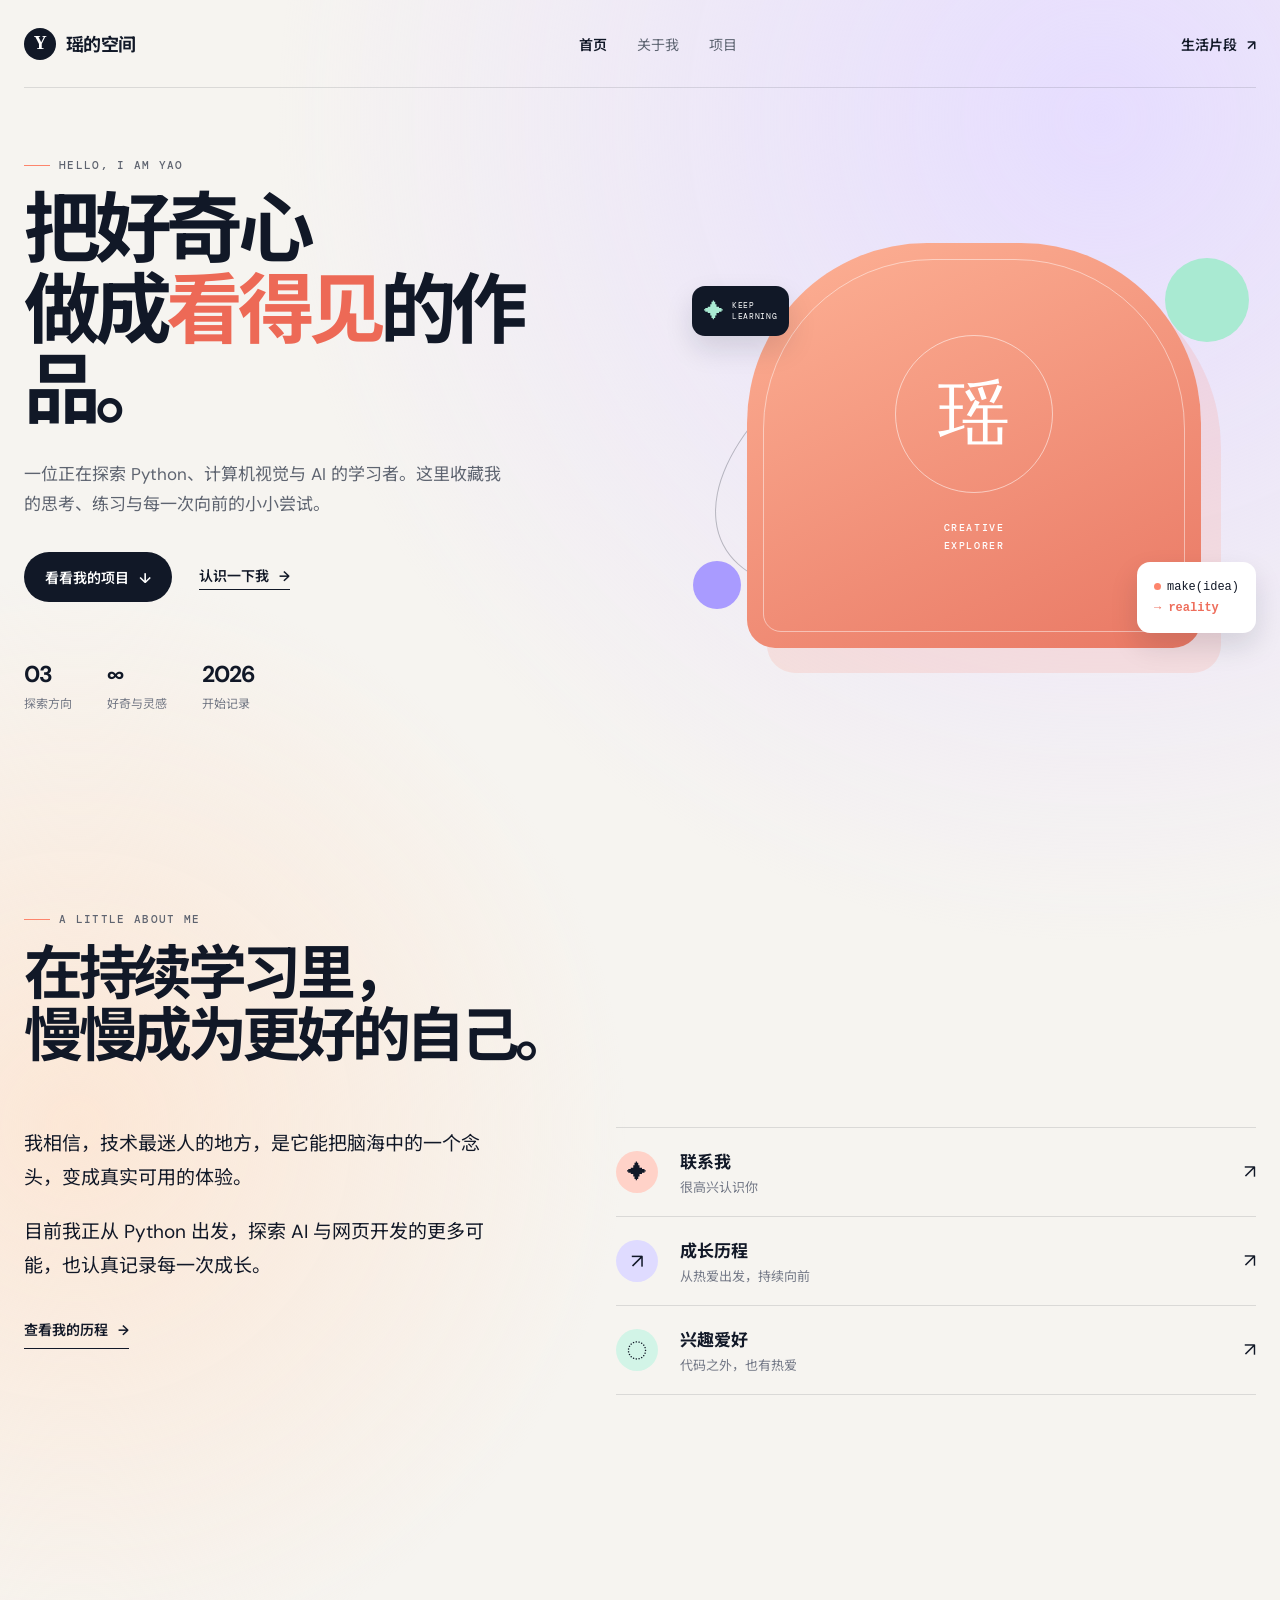
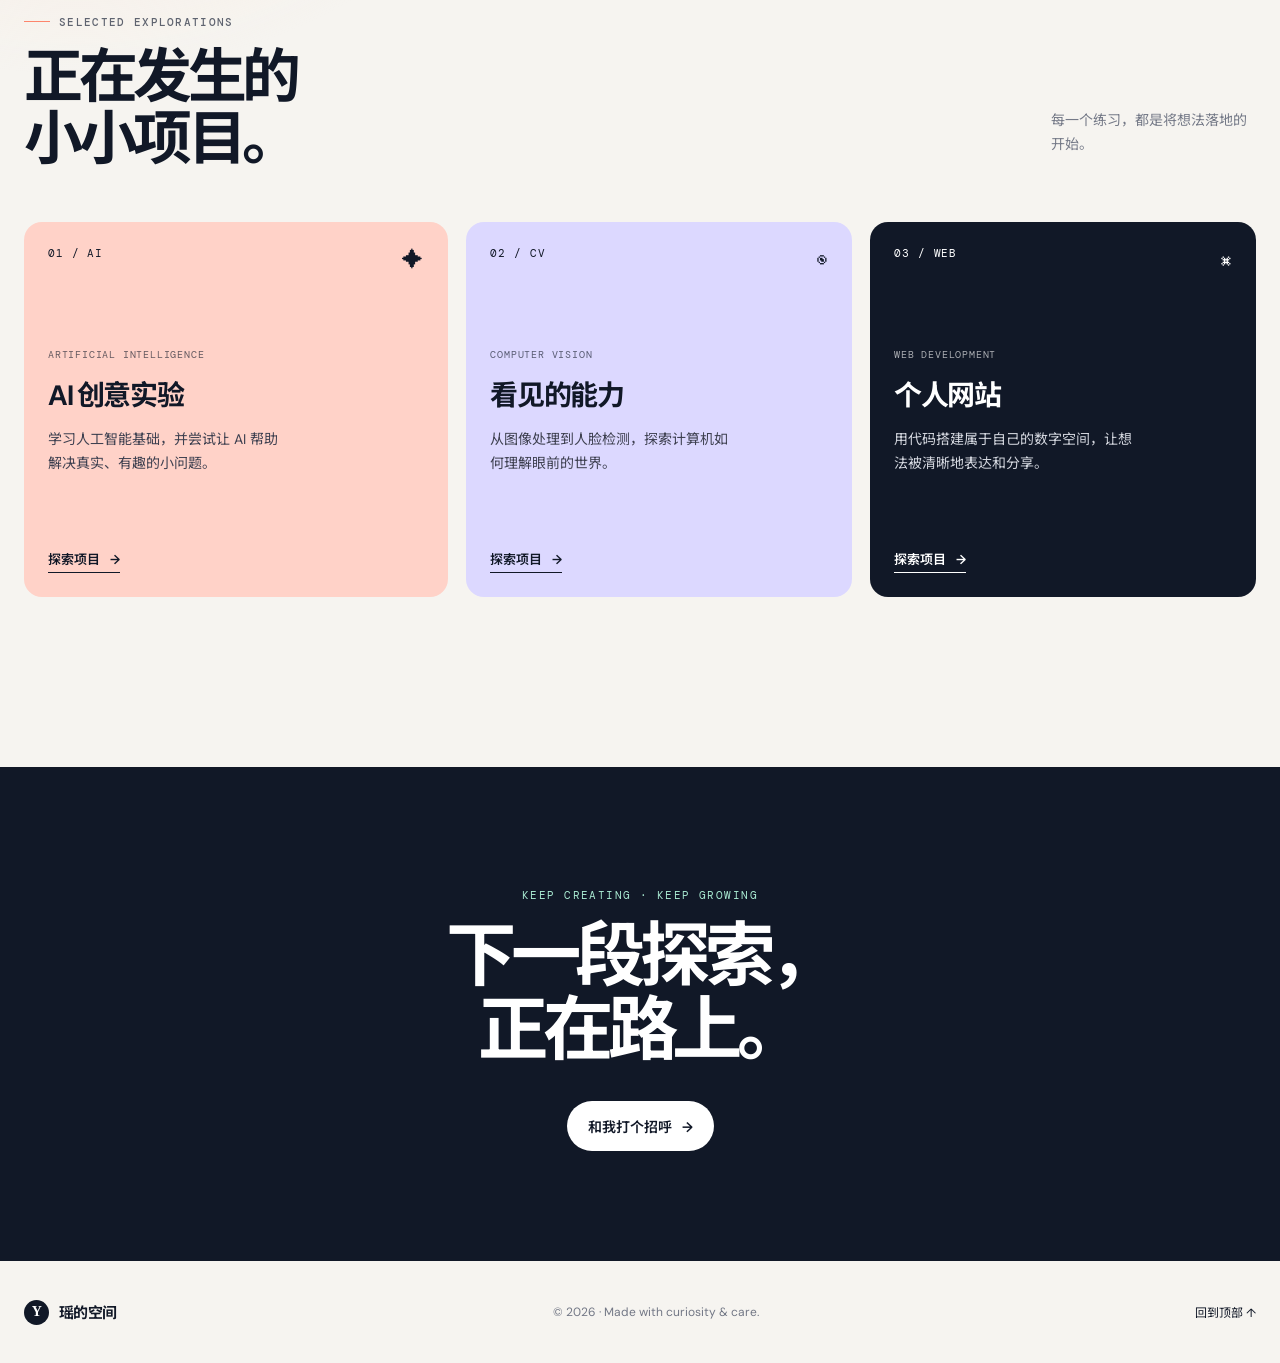
<file: index.html>
<!doctype html>
<html lang="zh-CN">
  <head>
    <meta charset="UTF-8">
    <meta name="viewport" content="width=device-width, initial-scale=1.0">
    <meta name="theme-color" content="#0b1020">
    <title>瑶 · 个人空间</title>
    <link rel="stylesheet" href="style.css">
  </head>
  <body>
    <div class="site-shell">
      <nav class="nav" aria-label="主导航">
        <a class="brand" href="#home"><span class="brand-mark">Y</span><span>瑶的空间</span></a>
        <div class="nav-links">
          <a class="active" href="#home">首页</a>
          <a href="#about">关于我</a>
          <a href="#projects">项目</a>
        </div>
        <a class="nav-cta" href="moment.html">生活片段 <span>↗</span></a>
      </nav>

      <main>
        <section class="hero" id="home">
          <div class="hero-copy reveal">
            <p class="eyebrow"><span></span> HELLO, I AM YAO</p>
            <h1>把好奇心<br>做成<span>看得见</span>的作品。</h1>
            <p class="hero-description">一位正在探索 Python、计算机视觉与 AI 的学习者。这里收藏我的思考、练习与每一次向前的小小尝试。</p>
            <div class="hero-actions">
              <a class="button primary" href="#projects">看看我的项目 <span>↓</span></a>
              <a class="text-link" href="#about">认识一下我 <span>→</span></a>
            </div>
            <div class="hero-stats" aria-label="个人数据">
              <div><strong>03</strong><span>探索方向</span></div>
              <div><strong>∞</strong><span>好奇与灵感</span></div>
              <div><strong>2026</strong><span>开始记录</span></div>
            </div>
          </div>
          <div class="hero-art reveal" aria-hidden="true">
            <div class="orbit orbit-one"></div><div class="orbit orbit-two"></div>
            <div class="glow glow-one"></div><div class="glow glow-two"></div>
            <div class="portrait-card"><div class="portrait-initial">瑶</div><p>CREATIVE<br>EXPLORER</p></div>
            <div class="floating-card card-code"><span class="card-dot"></span><code>make(idea)<br><b>→ reality</b></code></div>
            <div class="floating-card card-spark">✦<small>KEEP<br>LEARNING</small></div>
          </div>
        </section>

        <section class="section about" id="about">
          <div class="section-heading reveal"><p class="eyebrow"><span></span> A LITTLE ABOUT ME</p><h2>在持续学习里，<br>慢慢成为更好的自己。</h2></div>
          <div class="about-grid">
            <article class="intro-card reveal"><p>我相信，技术最迷人的地方，是它能把脑海中的一个念头，变成真实可用的体验。</p><p>目前我正从 Python 出发，探索 AI 与网页开发的更多可能，也认真记录每一次成长。</p><a class="text-link" href="journey.html">查看我的历程 <span>→</span></a></article>
            <div class="feature-list">
              <a class="feature reveal" href="contact.html"><span class="feature-icon coral">✦</span><span><strong>联系我</strong><small>很高兴认识你</small></span><b>↗</b></a>
              <a class="feature reveal" href="journey.html"><span class="feature-icon lavender">↗</span><span><strong>成长历程</strong><small>从热爱出发，持续向前</small></span><b>↗</b></a>
              <a class="feature reveal" href="hobbies.html"><span class="feature-icon mint">◌</span><span><strong>兴趣爱好</strong><small>代码之外，也有热爱</small></span><b>↗</b></a>
            </div>
          </div>
        </section>

        <section class="section projects" id="projects">
          <div class="section-heading project-heading reveal"><div><p class="eyebrow"><span></span> SELECTED EXPLORATIONS</p><h2>正在发生的<br>小小项目。</h2></div><p>每一个练习，都是将想法落地的开始。</p></div>
          <div class="project-grid">
            <article class="project-card featured reveal"><div class="project-top"><span>01 / AI</span><span>✦</span></div><div><p class="project-label">ARTIFICIAL INTELLIGENCE</p><h3>AI 创意实验</h3><p>学习人工智能基础，并尝试让 AI 帮助解决真实、有趣的小问题。</p></div><a href="hobbies.html" aria-label="了解 AI 创意实验">探索项目 <span>→</span></a></article>
            <article class="project-card violet reveal"><div class="project-top"><span>02 / CV</span><span>◉</span></div><div><p class="project-label">COMPUTER VISION</p><h3>看见的能力</h3><p>从图像处理到人脸检测，探索计算机如何理解眼前的世界。</p></div><a href="hobbies.html" aria-label="了解计算机视觉">探索项目 <span>→</span></a></article>
            <article class="project-card dark reveal"><div class="project-top"><span>03 / WEB</span><span>⌘</span></div><div><p class="project-label">WEB DEVELOPMENT</p><h3>个人网站</h3><p>用代码搭建属于自己的数字空间，让想法被清晰地表达和分享。</p></div><a href="moment.html" aria-label="查看生活片段">探索项目 <span>→</span></a></article>
          </div>
        </section>
        <section class="closing reveal"><p>KEEP CREATING · KEEP GROWING</p><h2>下一段探索，<br>正在路上。</h2><a class="button light" href="contact.html">和我打个招呼 <span>→</span></a></section>
      </main>
      <footer><a class="brand" href="#home"><span class="brand-mark">Y</span><span>瑶的空间</span></a><p>© 2026 · Made with curiosity &amp; care.</p><a href="#home">回到顶部 ↑</a></footer>
    </div>
    <script src="script.js"></script>
  </body>
</html>
</file>
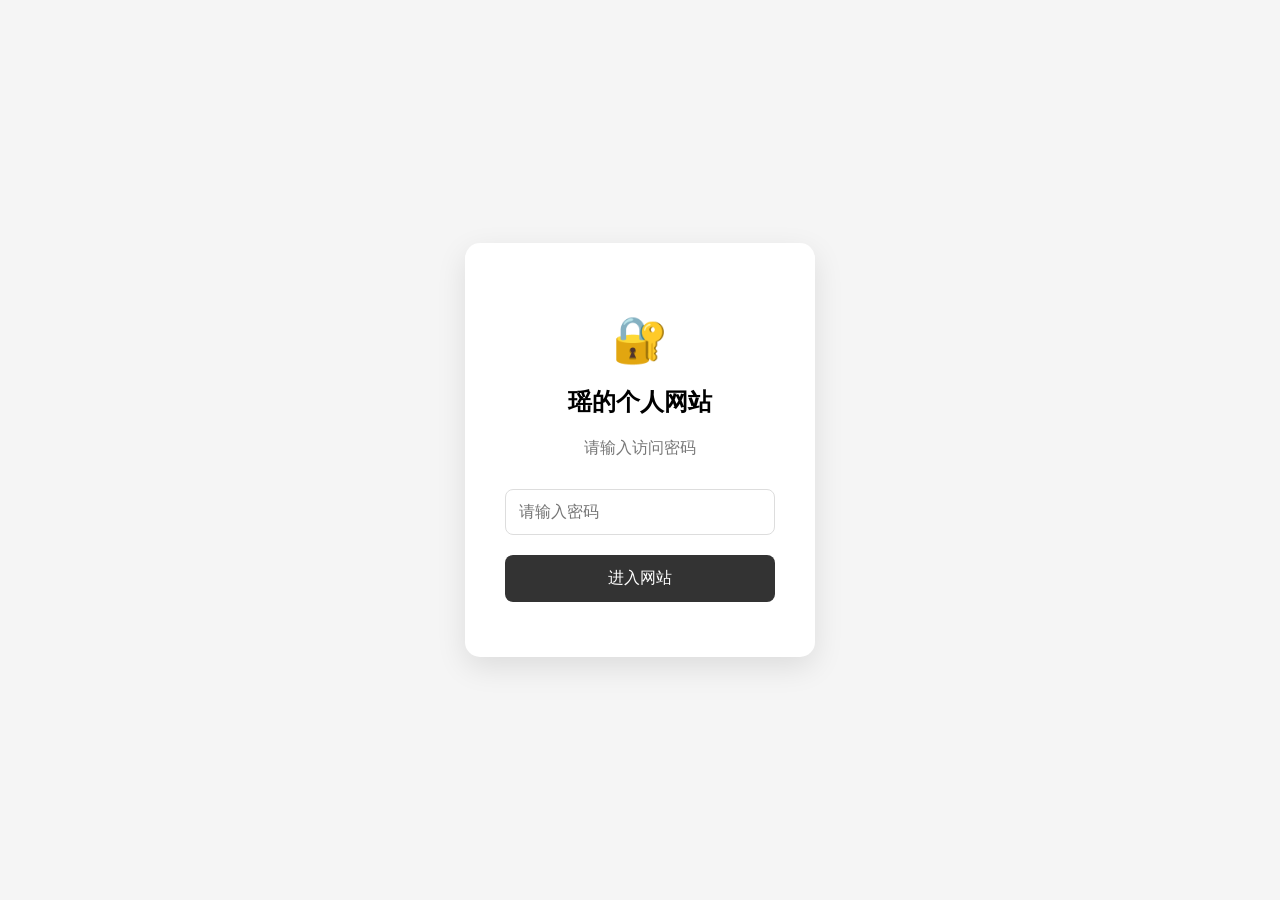
<file: contact.html>
<!DOCTYPE html>
<html lang="zh-CN">

<head>

    <meta charset="UTF-8">

    <meta
        name="viewport"
        content="width=device-width, initial-scale=1.0"
    >

    <title>联系方式 - 瑶</title>

    <script>

        if (
            sessionStorage.getItem("loggedIn")
            !== "true"
        ) {

            window.location.href =
                "./login.html";

        }

    </script>

    <link
        rel="stylesheet"
        href="style.css"
    >

</head>


<body>


    <nav>

        <div class="logo">
            瑶的个人网站
        </div>

        <div class="nav-links">

            <a href=" ">
                首页
            </a >

            <a href="index.html#about">
                关于我
            </a >

            <a href="index.html#projects">
                我的项目
            </a >

        </div>

    </nav>


    <main class="sub-page">

        <h1>📞 联系方式</h1>

        <h2>邮箱</h2>

        <p>
            你的邮箱@example.com
        </p >


        <h2>GitHub</h2>

        <p>
            HUGH-ALI
        </p >


        <h2>其他联系方式</h2>

        <p>
            这里以后可以添加你的其他联系方式。
        </p >


        <a
            href="index.html"
            class="back-home"
        >
            ← 返回首页
        </a >

    </main>


    <footer>

        <p>
            © 2026 瑶的个人网站
        </p >

    </footer>


</body>

</html>
</file>
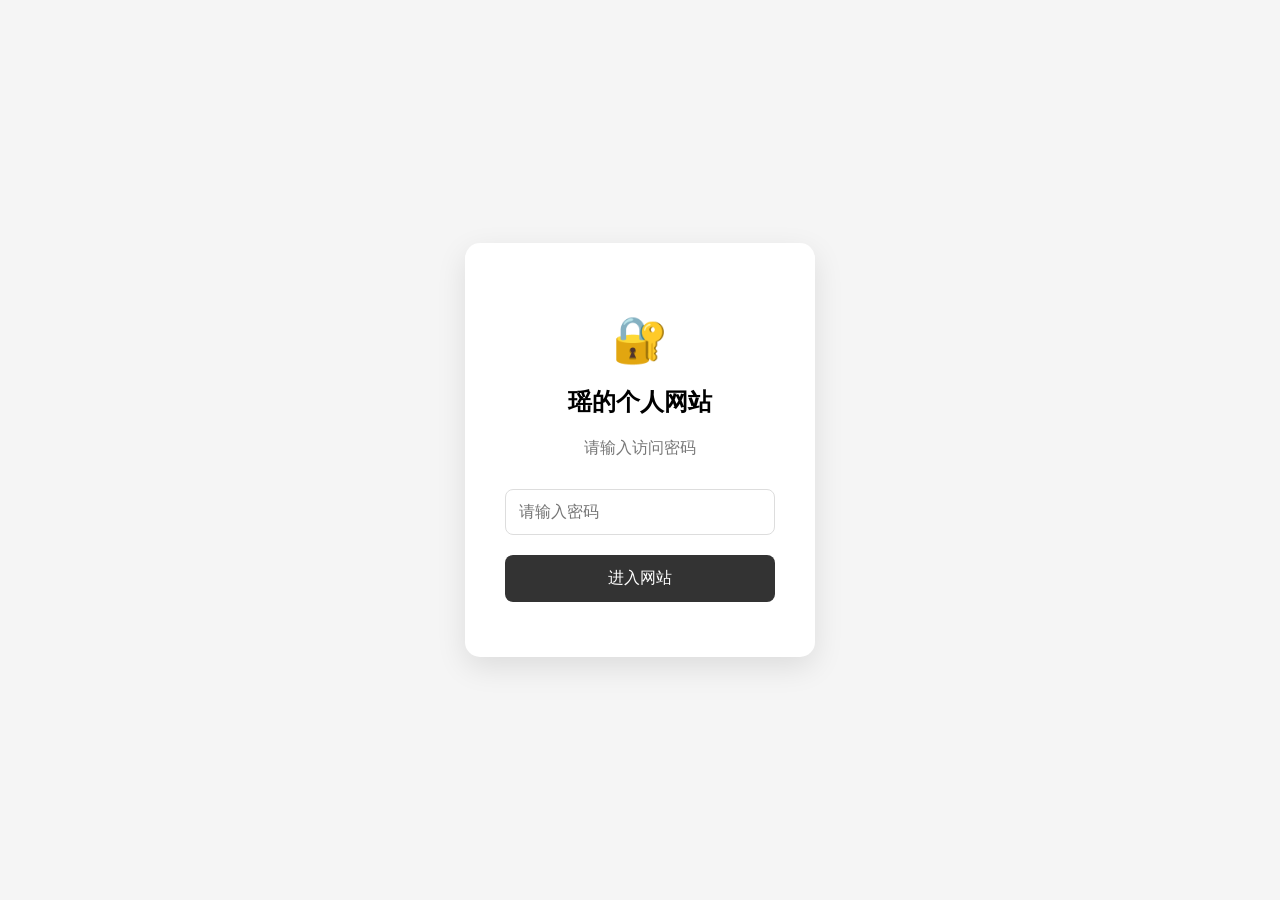
<file: hobbies.html>
<!DOCTYPE html>
<html lang="zh-CN">

<head>

    <meta charset="UTF-8">

    <meta
        name="viewport"
        content="width=device-width, initial-scale=1.0"
    >

    <title>兴趣爱好 - 瑶</title>


    <script>

        if (
            sessionStorage.getItem("loggedIn")
            !== "true"
        ) {

            window.location.href =
                "./login.html";

        }

    </script>


    <link
        rel="stylesheet"
        href="style.css"
    >

</head>


<body>


    <nav>

        <div class="logo">
            瑶的个人网站
        </div>


        <div class="nav-links">

            <a href=" ">
                首页
            </a >

            <a href="index.html#about">
                关于我
            </a >

            <a href="index.html#projects">
                我的项目
            </a >

        </div>

    </nav>


    <main class="sub-page">

        <h1>🎮 兴趣爱好</h1>


        <h2>
            🤖 人工智能
        </h2>

        <p>
            喜欢研究人工智能，
            尝试了解 AI 的原理和实际应用。
        </p >


        <h2>
            💻 Python 编程
        </h2>

        <p>
            喜欢通过 Python
            做一些实际的小项目。
        </p >


        <h2>
            👁️ OpenCV
        </h2>

        <p>
            对计算机视觉、
            人脸识别和图像处理比较感兴趣。
        </p >


        <h2>
            🌐 网页开发
        </h2>

        <p>
            正在学习如何从零创建、
            发布和维护自己的个人网站。
        </p >


        <a
            href="index.html"
            class="back-home"
        >
            ← 返回首页
        </a >

    </main>


    <footer>

        <p>
            © 2026 瑶的个人网站
        </p >

    </footer>


</body>

</html>
</file>
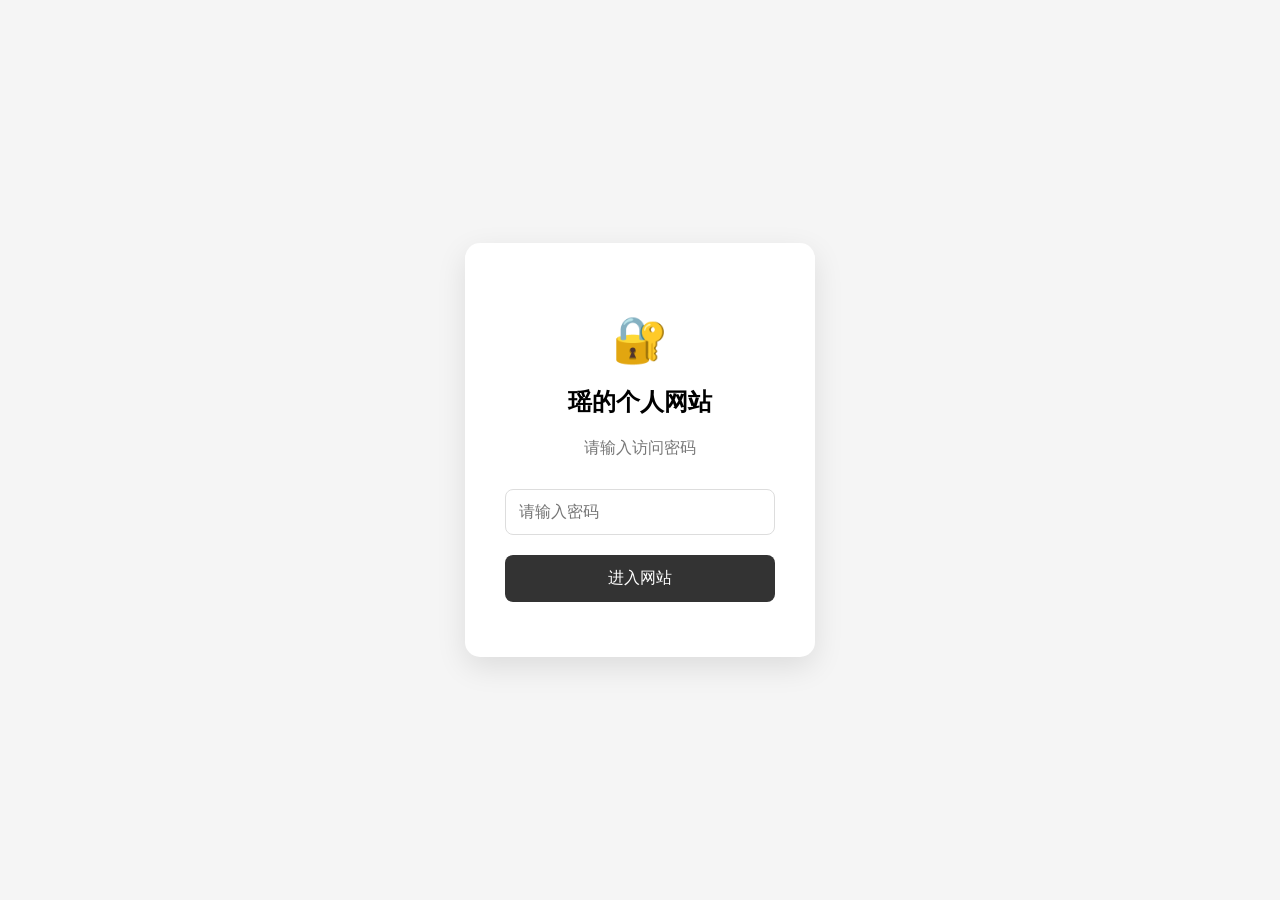
<file: journey.html>
<!DOCTYPE html>
<html lang="zh-CN">

<head>

    <meta charset="UTF-8">

    <meta
        name="viewport"
        content="width=device-width, initial-scale=1.0"
    >

    <title>我的历程 - 瑶</title>


    <script>

        if (
            sessionStorage.getItem("loggedIn")
            !== "true"
        ) {

            window.location.href =
                "./login.html";

        }

    </script>


    <link
        rel="stylesheet"
        href="style.css"
    >

</head>


<body>


    <nav>

        <div class="logo">
            瑶的个人网站
        </div>

        <div class="nav-links">

            <a href=" ">
                首页
            </a >

            <a href="index.html#about">
                关于我
            </a >

            <a href="index.html#projects">
                我的项目
            </a >

        </div>

    </nav>


    <main class="sub-page">

        <h1>🚀 我的历程</h1>


        <h2>
            2026 · 开始学习编程
        </h2>

        <p>
            开始学习 Python，
            从基础语法逐渐接触实际项目。
        </p >


        <h2>
            2026 · OpenCV
        </h2>

        <p>
            开始学习计算机视觉、
            人脸检测、图像处理等内容。
        </p >


        <h2>
            2026 · AI
        </h2>

        <p>
            开始学习人工智能，
            探索 AI 与计算机视觉结合的可能性。
        </p >


        <h2>
            未来
        </h2>

        <p>
            希望开发自己的 AI 项目，
            并逐渐把自己的想法变成真正可以使用的产品。
        </p >


        <a
            href="index.html"
            class="back-home"
        >
            ← 返回首页
        </a >

    </main>


    <footer>

        <p>
            © 2026 瑶的个人网站
        </p >

    </footer>


</body>

</html>
</file>
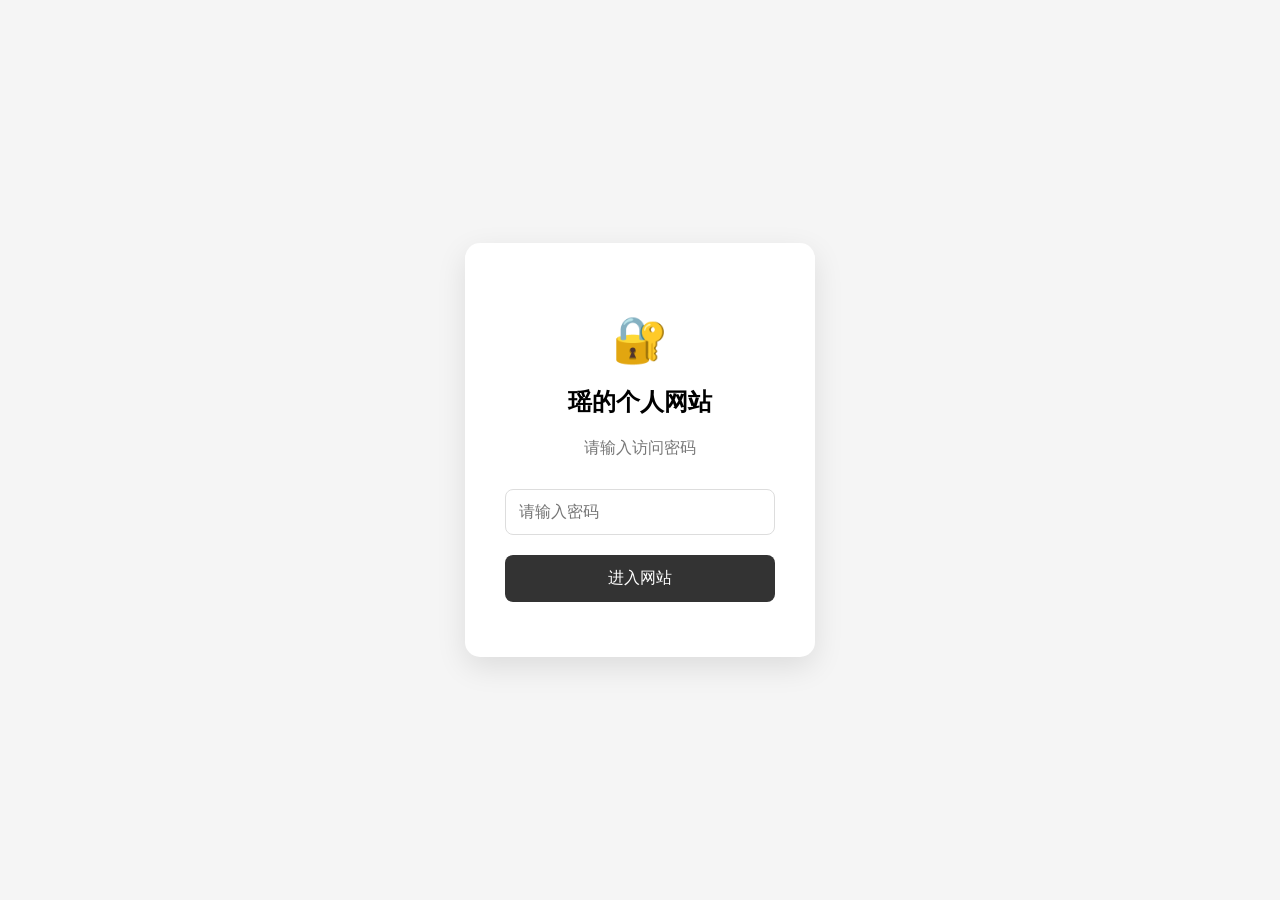
<file: login.html>
<!DOCTYPE html>
<html lang="zh-CN">

<head>
    <meta charset="UTF-8">
    <meta name="viewport" content="width=device-width, initial-scale=1.0">

    <title>登录 - 瑶的个人网站</title>

    <style>

        * {
            box-sizing: border-box;
        }

        body {
            margin: 0;

            min-height: 100vh;

            display: flex;
            justify-content: center;
            align-items: center;

            font-family: Arial, "Microsoft YaHei", sans-serif;

            background-color: #f5f5f5;
        }

        .login-box {
            width: 350px;

            padding: 40px;

            background-color: white;

            border-radius: 15px;

            box-shadow: 0 10px 30px rgba(0, 0, 0, 0.1);

            text-align: center;
        }

        .login-box h1 {
            font-size: 45px;

            margin-bottom: 10px;
        }

        .login-box p {
            color: #777;

            margin-bottom: 30px;
        }

        #password {
            width: 100%;

            padding: 13px;

            border: 1px solid #ddd;

            border-radius: 8px;

            font-size: 16px;

            outline: none;
        }

        #password:focus {
            border-color: #555;
        }

        button {
            width: 100%;

            margin-top: 20px;

            padding: 13px;

            border: none;

            border-radius: 8px;

            background-color: #333;

            color: white;

            font-size: 16px;

            cursor: pointer;
        }

        button:hover {
            background-color: #555;
        }

        #message {
            margin-top: 15px;

            color: #d33;
        }

    </style>

</head>


<body>

    <div class="login-box">

        <h1>🔐</h1>

        <h2>瑶的个人网站</h2>

        <p>请输入访问密码</p >

        <input
            type="password"
            id="password"
            placeholder="请输入密码"
        >

        <button onclick="login()">
            进入网站
        </button>

        <div id="message"></div>

    </div>


    <script>

        function login() {

            const password =
                document.getElementById("password").value;

            const correctPassword = "123456";

            if (password === correctPassword) {

                sessionStorage.setItem(
                    "loggedIn",
                    "true"
                );

                window.location.href = "./index.html";

            } else {

                document.getElementById("message").textContent =
                    "密码错误，请重新输入。";

            }

        }

    </script>

</body>

</html>
</file>
<file: style.css>
@import url('https://fonts.googleapis.com/css2?family=DM+Mono:wght@400;500&family=DM+Sans:opsz,wght@9..40,400;9..40,500;9..40,600;9..40,700&family=Noto+Sans+SC:wght@400;500;600;700&display=swap');

:root { --ink:#111827; --paper:#f6f4f0; --coral:#fd856c; --violet:#a99bff; --mint:#a9ead2; --line:rgba(17,24,39,.12); }
* { box-sizing:border-box; } html { scroll-behavior:smooth; } body { margin:0; background:var(--paper); color:var(--ink); font-family:"DM Sans","Noto Sans SC",sans-serif; } a { color:inherit; text-decoration:none; }
.site-shell { overflow:hidden; background:radial-gradient(circle at 86% 4%,#e6ddff 0,transparent 27%),radial-gradient(circle at 6% 38%,#fce7d6 0,transparent 25%),var(--paper); }
.nav { width:min(1240px,calc(100% - 48px)); height:88px; margin:auto; display:flex; align-items:center; justify-content:space-between; border-bottom:1px solid var(--line); }
.brand { display:flex; gap:10px; align-items:center; font-weight:700; letter-spacing:-.04em; font-size:18px; }.brand-mark { width:32px;height:32px; display:grid;place-items:center; border-radius:50%; background:var(--ink);color:#fff;font-family:Georgia,serif;font-size:18px; }
.nav-links { display:flex;gap:30px;font-size:14px;color:#5d6471; }.nav-links a { padding:8px 0; }.nav-links .active,.nav-links a:hover { color:var(--ink);font-weight:600; }.nav-cta { font-size:14px;font-weight:600; }.nav-cta span,.text-link span,.button span,.project-card a span { margin-left:7px; }
.hero { width:min(1240px,calc(100% - 48px)); min-height:650px; margin:auto; display:grid;grid-template-columns:1.05fr .95fr;align-items:center;gap:45px;padding:70px 0 80px; }.eyebrow { display:flex;gap:9px;align-items:center;margin:0 0 18px;font:500 11px "DM Mono",monospace;letter-spacing:.12em;color:#5f6470; }.eyebrow span { width:26px;height:1px;background:var(--coral); }.hero h1,.section-heading h2,.closing h2 { margin:0;letter-spacing:-.075em;line-height:1.05;font-size:clamp(48px,6vw,82px); }.hero h1 span { color:#ed6956;position:relative; }.hero-description { max-width:490px;margin:27px 0 32px;font-size:17px;line-height:1.8;color:#5e6470; }.hero-actions { display:flex;align-items:center;gap:27px; }.button { display:inline-block;padding:15px 21px;border-radius:100px;font-size:14px;font-weight:600;transition:transform .25s,box-shadow .25s; }.button:hover { transform:translateY(-3px);box-shadow:0 12px 22px #12182725; }.primary { background:var(--ink);color:#fff; }.text-link { border-bottom:1px solid var(--ink);padding-bottom:4px;font-size:14px;font-weight:600; }.hero-stats { display:flex;gap:35px;margin-top:57px; }.hero-stats div { display:grid;gap:5px; }.hero-stats strong { font-size:23px;letter-spacing:-.05em; }.hero-stats span { color:#737885;font-size:12px; }
.hero-art { min-height:465px;position:relative; }.portrait-card { position:absolute;inset:40px 55px 20px 55px;border-radius:180px 180px 28px 28px;background:linear-gradient(155deg,#fdb195,#e97864);overflow:hidden;box-shadow:20px 25px 0 rgba(253,133,108,.16);display:flex;flex-direction:column;align-items:center;justify-content:center;color:#fff; }.portrait-card:before { content:"";position:absolute;inset:16px;border:1px solid #fff7;border-radius:170px 170px 18px 18px; }.portrait-initial { width:158px;height:158px;border-radius:50%;display:grid;place-items:center;background:#fff0;color:#fff;border:1px solid #fff8;font-family:Georgia,"Noto Serif SC",serif;font-size:72px;z-index:1; }.portrait-card p { z-index:1;text-align:center;font:500 10px "DM Mono",monospace;letter-spacing:.16em;line-height:1.8;margin:26px 0 0; }.orbit { position:absolute;border:1px solid #343a4650;border-radius:50%; }.orbit-one { width:470px;height:250px;top:110px;left:5px;transform:rotate(-27deg); }.orbit-two { width:360px;height:190px;top:140px;left:55px;transform:rotate(37deg); }.glow { position:absolute;border-radius:50%; }.glow-one { width:84px;height:84px;right:7px;top:55px;background:var(--mint); }.glow-two { width:48px;height:48px;left:1px;bottom:59px;background:var(--violet); }.floating-card { position:absolute;background:#fff;box-shadow:0 13px 28px #11182720;border-radius:13px;z-index:2; }.card-code { padding:14px 17px;right:0;bottom:35px;font:12px/1.7 "DM Mono",monospace; }.card-dot { display:inline-block;width:7px;height:7px;background:var(--coral);border-radius:50%;margin-right:6px; }.card-code b { color:#ee6e5c; }.card-spark { top:83px;left:0;padding:12px;font-size:20px;background:var(--ink);color:var(--mint);display:flex;gap:8px;align-items:center; }.card-spark small { color:#fff;font:8px/1.3 "DM Mono",monospace;letter-spacing:.08em; }
.section { width:min(1240px,calc(100% - 48px));margin:auto;padding:120px 0; }.section-heading h2 { font-size:clamp(39px,4.6vw,60px); }.about-grid { display:grid;grid-template-columns:.86fr 1.14fr;gap:110px;margin-top:59px;align-items:start; }.intro-card { font-size:19px;line-height:1.8; }.intro-card p { margin:0 0 20px; }.intro-card .text-link { display:inline-block;margin-top:15px;font-size:14px; }.feature-list { border-top:1px solid var(--line); }.feature { display:grid;grid-template-columns:64px 1fr auto;align-items:center;padding:20px 0;border-bottom:1px solid var(--line);transition:padding .25s; }.feature:hover { padding-left:10px; }.feature-icon { width:42px;height:42px;border-radius:50%;display:grid;place-items:center;font-size:20px; }.coral { background:#ffd2c8; }.lavender { background:#dfdbff; }.mint { background:#d2f4e7; }.feature strong,.feature small { display:block; }.feature strong { font-size:17px; }.feature small { margin-top:4px;color:#747987;font-size:13px; }.feature b { font-weight:400;font-size:19px; }
.projects { padding-top:100px; }.project-heading { display:flex;justify-content:space-between;align-items:end; }.project-heading>p { max-width:205px;color:#747987;font-size:14px;line-height:1.7; }.project-grid { display:grid;grid-template-columns:1.1fr 1fr 1fr;gap:18px;margin-top:52px; }.project-card { min-height:375px;padding:24px;border-radius:18px;display:flex;flex-direction:column;justify-content:space-between;transition:transform .25s; }.project-card:hover { transform:translateY(-8px); }.featured { background:#ffd2c8; }.violet { background:#dcd8ff; }.dark { background:var(--ink);color:#fff; }.project-top { display:flex;justify-content:space-between;font:11px "DM Mono",monospace;letter-spacing:.08em; }.project-top span:last-child { font-size:21px; }.project-label { font:10px "DM Mono",monospace;letter-spacing:.08em;margin:0 0 12px;opacity:.64; }.project-card h3 { margin:0;font-size:28px;letter-spacing:-.05em; }.project-card div>p:last-child { font-size:14px;line-height:1.75;max-width:240px;margin:13px 0 0;color:#3e4050; }.dark div>p:last-child { color:#d4d7df; }.project-card a { align-self:flex-start;font-size:13px;font-weight:600;border-bottom:1px solid currentColor;padding-bottom:4px; }
.closing { margin-top:50px;padding:110px 24px;text-align:center;background:var(--ink);color:#fff; }.closing>p { color:var(--mint);font:11px "DM Mono",monospace;letter-spacing:.13em; }.closing h2 { font-size:clamp(47px,5.5vw,76px);margin:18px 0 33px; }.light { color:var(--ink);background:#fff; } footer { width:min(1240px,calc(100% - 48px));margin:auto;padding:31px 0;display:flex;justify-content:space-between;align-items:center;font-size:12px;color:#727785; } footer .brand { color:var(--ink);font-size:15px; } footer .brand-mark { width:25px;height:25px;font-size:14px; } footer>a:last-child { color:var(--ink); }
.reveal { opacity:0;transform:translateY(20px);transition:opacity .6s ease,transform .6s ease; }.reveal.visible { opacity:1;transform:none; }
@media (max-width:760px) { .nav { width:calc(100% - 32px);height:72px; }.nav-links { display:none; }.nav-cta { font-size:12px; }.hero,.section { width:calc(100% - 32px); }.hero { display:block;padding:74px 0 65px;min-height:auto; }.hero h1 { font-size:52px; }.hero-art { min-height:385px;margin-top:42px; }.portrait-card { inset:35px 40px 16px; }.orbit-one { width:350px;height:190px; }.orbit-two { width:290px;height:150px; }.section { padding:75px 0; }.about-grid,.project-grid { grid-template-columns:1fr;gap:35px; }.project-heading { display:block; }.project-heading>p { margin-top:20px; }.project-card { min-height:300px; }.hero-stats { gap:20px;margin-top:43px; }.hero-stats strong { font-size:19px; }.hero-stats span { font-size:10px; }.closing { margin-top:20px;padding:82px 20px; } footer { width:calc(100% - 32px);padding:25px 0; } footer p { display:none; } }
</file>
